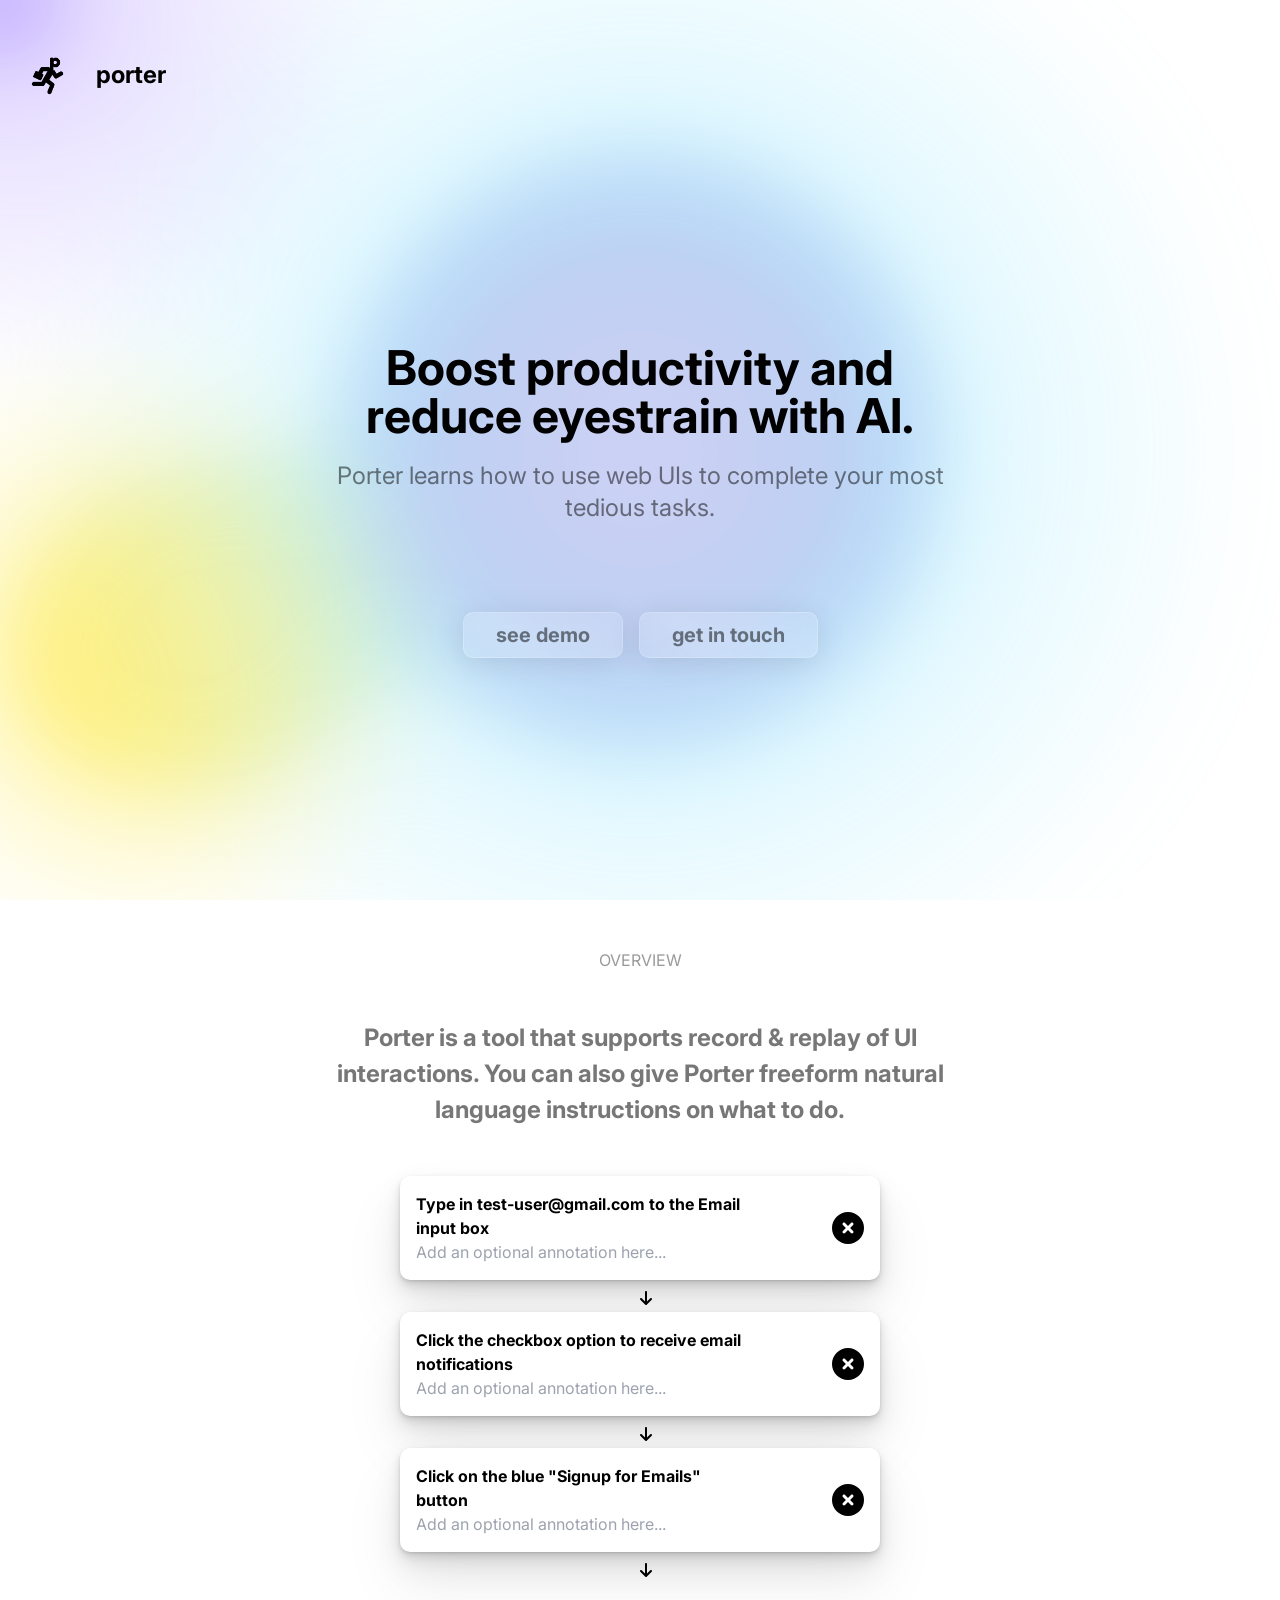
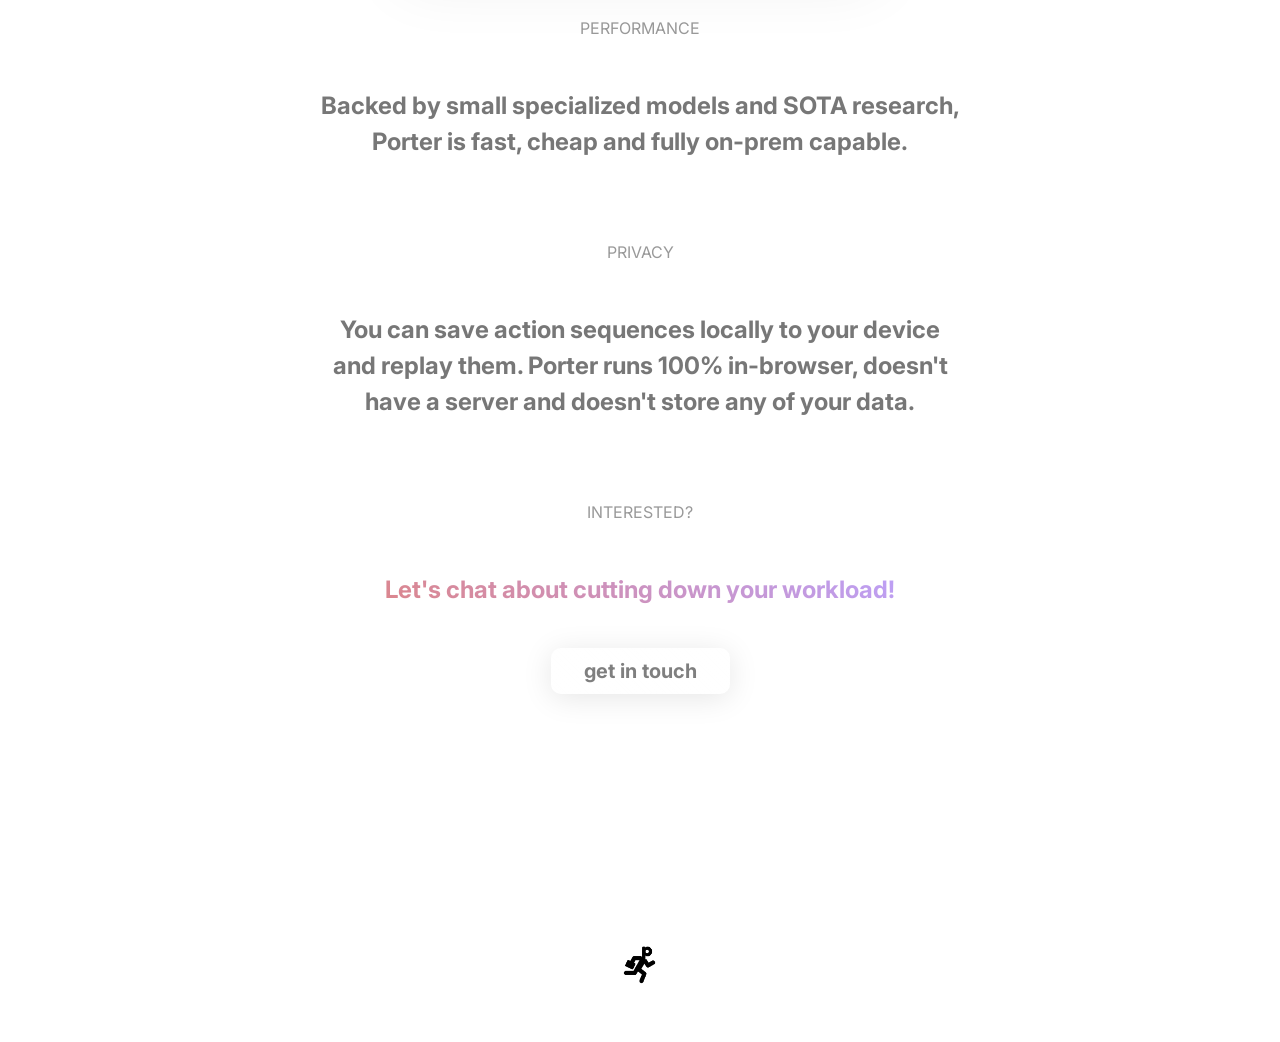
<file: index.html>
<!doctype html>
<html>
<head>
  <meta charset="UTF-8">
  <meta name="viewport" content="width=device-width, initial-scale=1.0">
  <link href="./css/output.css" rel="stylesheet" type="text/css">
  <link rel="icon" type="image/x-icon" href="./images/favicon.ico">
  <link rel="preconnect" href="https://fonts.googleapis.com">
  <link rel="preconnect" href="https://fonts.gstatic.com" crossorigin>
  <link href="https://fonts.googleapis.com/css2?family=Inter:wght@100..900&display=swap" rel="stylesheet">
</head>
<body>
    <div class="flex flex-col h-screen porter-intro">
        <div class="flex flex-row w-screen h-1/6 items-center">
            <span class="porter-logo px-12"></span>
            <span class="porter-logo-text text-2xl font-bold">porter</span>
        </div>
        <div class="flex flex-col items-center justify-center w-screen h-5/6">
            <span class="porter-text font-bold pb-5">Boost productivity and <br> reduce eyestrain with AI.</span>
            <span class="porter-subtext">Porter learns how to use web UIs to complete your most tedious tasks.</span>
            <div class="flex flex-row">
                <a class="porter-contact px-8 pb-2 pt-2 text-xl font-bold" href="https://www.youtube.com/watch?v=VQTqKsA9JeY" target="_blank">see demo</a>
                <a class="porter-contact px-8 pb-2 pt-2 text-xl font-bold" href="mailto:founders@porter.tools">get in touch</a>
            </div>
        </div>
        <div class="bg-color-gradient">
            <svg xmlns="http://www.w3.org/2000/svg">
              <defs>
                <filter id="goo">
                  <feGaussianBlur in="SourceGraphic" stdDeviation="10" result="blur" />
                  <feColorMatrix in="blur" mode="matrix" values="1 0 0 0 0  0 1 0 0 0  0 0 1 0 0  0 0 0 18 -8" result="goo" />
                  <feBlend in="SourceGraphic" in2="goo" />
                </filter>
              </defs>
            </svg>
            <div class="gradients-container">
              <div class="g1"></div>
              <div class="g2"></div>
              <div class="g3"></div>
              <div class="g4"></div>
              <div class="g5"></div>
              <div class="interactive"></div>
            </div>
        </div>
    </div>
    <div class="flex flex-col h-screen porter-overview">
        <span class="porter-section-header">Overview</span>
        <span class="porter-overview-text">Porter is a tool that supports record & replay of UI interactions. You can also give Porter freeform natural language instructions on what to do.</span>
        <div class="porter-action">
            <div class="porter-step-container">
                <span>
                    Type in test-user@gmail.com to the Email input box
                </span>
                <input type="text" placeholder="Add an optional annotation here..."></input>
            </div>
            <button class="porter-remove-step"></button>
        </div>
        <div class="porter-action">
            <div class="porter-step-container">
                <span>
                    Click the checkbox option to receive email notifications
                </span>
                <input type="text" placeholder="Add an optional annotation here..."></input>
            </div>
            <button class="porter-remove-step"></button>
        </div>
        <div class="porter-action">
            <div class="porter-step-container">
                <span>
                    Click on the blue "Signup for Emails" button
                </span>
                <input type="text" placeholder="Add an optional annotation here..."></input>
            </div>
            <button class="porter-remove-step"></button>
        </div>
        <span class="porter-section-header">Performance</span>
        <span class="porter-overview-text">
            Backed by small specialized models and SOTA research, Porter is fast, cheap and fully on-prem capable. 
        </span>
        <span class="porter-section-header">Privacy</span>
        <span class="porter-overview-text">
            You can save action sequences locally to your device and replay them. Porter runs 100% in-browser, doesn't have a server and doesn't store any of your data.
        </span>
        <span class="porter-section-header">Interested?</span>
        <span class="porter-overview-text ctoa">Let's chat about cutting down your workload!</span>
        <a class="porter-contact px-8 pb-2 pt-2 text-xl font-bold" href="mailto:founders@porter.tools">get in touch</a>
        <iframe src="https://discord.com/widget?id=1218245029475127297&theme=dark" width="350" height="500" allowtransparency="true" frameborder="0" sandbox="allow-popups allow-popups-to-escape-sandbox allow-same-origin allow-scripts"></iframe>
        <div class="porter-footer">
            <span class="porter-logo px-12"></span>
        </div>
    </div>
</body>
</html>
</file>
<file: css/output.css>
/*
! tailwindcss v3.2.4 | MIT License | https://tailwindcss.com
*/

/*
1. Prevent padding and border from affecting element width. (https://github.com/mozdevs/cssremedy/issues/4)
2. Allow adding a border to an element by just adding a border-width. (https://github.com/tailwindcss/tailwindcss/pull/116)
*/

*,
::before,
::after {
  box-sizing: border-box;
  /* 1 */
  border-width: 0;
  /* 2 */
  border-style: solid;
  /* 2 */
  border-color: #e5e7eb;
  /* 2 */
}

::before,
::after {
  --tw-content: '';
}

/*
1. Use a consistent sensible line-height in all browsers.
2. Prevent adjustments of font size after orientation changes in iOS.
3. Use a more readable tab size.
4. Use the user's configured `sans` font-family by default.
5. Use the user's configured `sans` font-feature-settings by default.
*/

html {
  line-height: 1.5;
  /* 1 */
  -webkit-text-size-adjust: 100%;
  /* 2 */
  -moz-tab-size: 4;
  /* 3 */
  -o-tab-size: 4;
     tab-size: 4;
  /* 3 */
  font-family: ui-sans-serif, system-ui, -apple-system, BlinkMacSystemFont, "Segoe UI", Roboto, "Helvetica Neue", Arial, "Noto Sans", sans-serif, "Apple Color Emoji", "Segoe UI Emoji", "Segoe UI Symbol", "Noto Color Emoji";
  /* 4 */
  font-feature-settings: normal;
  /* 5 */
}

/*
1. Remove the margin in all browsers.
2. Inherit line-height from `html` so users can set them as a class directly on the `html` element.
*/

body {
  margin: 0;
  /* 1 */
  line-height: inherit;
  /* 2 */
}

/*
1. Add the correct height in Firefox.
2. Correct the inheritance of border color in Firefox. (https://bugzilla.mozilla.org/show_bug.cgi?id=190655)
3. Ensure horizontal rules are visible by default.
*/

hr {
  height: 0;
  /* 1 */
  color: inherit;
  /* 2 */
  border-top-width: 1px;
  /* 3 */
}

/*
Add the correct text decoration in Chrome, Edge, and Safari.
*/

abbr:where([title]) {
  -webkit-text-decoration: underline dotted;
          text-decoration: underline dotted;
}

/*
Remove the default font size and weight for headings.
*/

h1,
h2,
h3,
h4,
h5,
h6 {
  font-size: inherit;
  font-weight: inherit;
}

/*
Reset links to optimize for opt-in styling instead of opt-out.
*/

a {
  color: inherit;
  text-decoration: inherit;
}

/*
Add the correct font weight in Edge and Safari.
*/

b,
strong {
  font-weight: bolder;
}

/*
1. Use the user's configured `mono` font family by default.
2. Correct the odd `em` font sizing in all browsers.
*/

code,
kbd,
samp,
pre {
  font-family: ui-monospace, SFMono-Regular, Menlo, Monaco, Consolas, "Liberation Mono", "Courier New", monospace;
  /* 1 */
  font-size: 1em;
  /* 2 */
}

/*
Add the correct font size in all browsers.
*/

small {
  font-size: 80%;
}

/*
Prevent `sub` and `sup` elements from affecting the line height in all browsers.
*/

sub,
sup {
  font-size: 75%;
  line-height: 0;
  position: relative;
  vertical-align: baseline;
}

sub {
  bottom: -0.25em;
}

sup {
  top: -0.5em;
}

/*
1. Remove text indentation from table contents in Chrome and Safari. (https://bugs.chromium.org/p/chromium/issues/detail?id=999088, https://bugs.webkit.org/show_bug.cgi?id=201297)
2. Correct table border color inheritance in all Chrome and Safari. (https://bugs.chromium.org/p/chromium/issues/detail?id=935729, https://bugs.webkit.org/show_bug.cgi?id=195016)
3. Remove gaps between table borders by default.
*/

table {
  text-indent: 0;
  /* 1 */
  border-color: inherit;
  /* 2 */
  border-collapse: collapse;
  /* 3 */
}

/*
1. Change the font styles in all browsers.
2. Remove the margin in Firefox and Safari.
3. Remove default padding in all browsers.
*/

button,
input,
optgroup,
select,
textarea {
  font-family: inherit;
  /* 1 */
  font-size: 100%;
  /* 1 */
  font-weight: inherit;
  /* 1 */
  line-height: inherit;
  /* 1 */
  color: inherit;
  /* 1 */
  margin: 0;
  /* 2 */
  padding: 0;
  /* 3 */
}

/*
Remove the inheritance of text transform in Edge and Firefox.
*/

button,
select {
  text-transform: none;
}

/*
1. Correct the inability to style clickable types in iOS and Safari.
2. Remove default button styles.
*/

button,
[type='button'],
[type='reset'],
[type='submit'] {
  -webkit-appearance: button;
  /* 1 */
  background-color: transparent;
  /* 2 */
  background-image: none;
  /* 2 */
}

/*
Use the modern Firefox focus style for all focusable elements.
*/

:-moz-focusring {
  outline: auto;
}

/*
Remove the additional `:invalid` styles in Firefox. (https://github.com/mozilla/gecko-dev/blob/2f9eacd9d3d995c937b4251a5557d95d494c9be1/layout/style/res/forms.css#L728-L737)
*/

:-moz-ui-invalid {
  box-shadow: none;
}

/*
Add the correct vertical alignment in Chrome and Firefox.
*/

progress {
  vertical-align: baseline;
}

/*
Correct the cursor style of increment and decrement buttons in Safari.
*/

::-webkit-inner-spin-button,
::-webkit-outer-spin-button {
  height: auto;
}

/*
1. Correct the odd appearance in Chrome and Safari.
2. Correct the outline style in Safari.
*/

[type='search'] {
  -webkit-appearance: textfield;
  /* 1 */
  outline-offset: -2px;
  /* 2 */
}

/*
Remove the inner padding in Chrome and Safari on macOS.
*/

::-webkit-search-decoration {
  -webkit-appearance: none;
}

/*
1. Correct the inability to style clickable types in iOS and Safari.
2. Change font properties to `inherit` in Safari.
*/

::-webkit-file-upload-button {
  -webkit-appearance: button;
  /* 1 */
  font: inherit;
  /* 2 */
}

/*
Add the correct display in Chrome and Safari.
*/

summary {
  display: list-item;
}

/*
Removes the default spacing and border for appropriate elements.
*/

blockquote,
dl,
dd,
h1,
h2,
h3,
h4,
h5,
h6,
hr,
figure,
p,
pre {
  margin: 0;
}

fieldset {
  margin: 0;
  padding: 0;
}

legend {
  padding: 0;
}

ol,
ul,
menu {
  list-style: none;
  margin: 0;
  padding: 0;
}

/*
Prevent resizing textareas horizontally by default.
*/

textarea {
  resize: vertical;
}

/*
1. Reset the default placeholder opacity in Firefox. (https://github.com/tailwindlabs/tailwindcss/issues/3300)
2. Set the default placeholder color to the user's configured gray 400 color.
*/

input::-moz-placeholder, textarea::-moz-placeholder {
  opacity: 1;
  /* 1 */
  color: #9ca3af;
  /* 2 */
}

input::placeholder,
textarea::placeholder {
  opacity: 1;
  /* 1 */
  color: #9ca3af;
  /* 2 */
}

/*
Set the default cursor for buttons.
*/

button,
[role="button"] {
  cursor: pointer;
}

/*
Make sure disabled buttons don't get the pointer cursor.
*/

:disabled {
  cursor: default;
}

/*
1. Make replaced elements `display: block` by default. (https://github.com/mozdevs/cssremedy/issues/14)
2. Add `vertical-align: middle` to align replaced elements more sensibly by default. (https://github.com/jensimmons/cssremedy/issues/14#issuecomment-634934210)
   This can trigger a poorly considered lint error in some tools but is included by design.
*/

img,
svg,
video,
canvas,
audio,
iframe,
embed,
object {
  display: block;
  /* 1 */
  vertical-align: middle;
  /* 2 */
}

/*
Constrain images and videos to the parent width and preserve their intrinsic aspect ratio. (https://github.com/mozdevs/cssremedy/issues/14)
*/

img,
video {
  max-width: 100%;
  height: auto;
}

/* Make elements with the HTML hidden attribute stay hidden by default */

[hidden] {
  display: none;
}

*, ::before, ::after {
  --tw-border-spacing-x: 0;
  --tw-border-spacing-y: 0;
  --tw-translate-x: 0;
  --tw-translate-y: 0;
  --tw-rotate: 0;
  --tw-skew-x: 0;
  --tw-skew-y: 0;
  --tw-scale-x: 1;
  --tw-scale-y: 1;
  --tw-pan-x:  ;
  --tw-pan-y:  ;
  --tw-pinch-zoom:  ;
  --tw-scroll-snap-strictness: proximity;
  --tw-ordinal:  ;
  --tw-slashed-zero:  ;
  --tw-numeric-figure:  ;
  --tw-numeric-spacing:  ;
  --tw-numeric-fraction:  ;
  --tw-ring-inset:  ;
  --tw-ring-offset-width: 0px;
  --tw-ring-offset-color: #fff;
  --tw-ring-color: rgb(59 130 246 / 0.5);
  --tw-ring-offset-shadow: 0 0 #0000;
  --tw-ring-shadow: 0 0 #0000;
  --tw-shadow: 0 0 #0000;
  --tw-shadow-colored: 0 0 #0000;
  --tw-blur:  ;
  --tw-brightness:  ;
  --tw-contrast:  ;
  --tw-grayscale:  ;
  --tw-hue-rotate:  ;
  --tw-invert:  ;
  --tw-saturate:  ;
  --tw-sepia:  ;
  --tw-drop-shadow:  ;
  --tw-backdrop-blur:  ;
  --tw-backdrop-brightness:  ;
  --tw-backdrop-contrast:  ;
  --tw-backdrop-grayscale:  ;
  --tw-backdrop-hue-rotate:  ;
  --tw-backdrop-invert:  ;
  --tw-backdrop-opacity:  ;
  --tw-backdrop-saturate:  ;
  --tw-backdrop-sepia:  ;
}

::backdrop {
  --tw-border-spacing-x: 0;
  --tw-border-spacing-y: 0;
  --tw-translate-x: 0;
  --tw-translate-y: 0;
  --tw-rotate: 0;
  --tw-skew-x: 0;
  --tw-skew-y: 0;
  --tw-scale-x: 1;
  --tw-scale-y: 1;
  --tw-pan-x:  ;
  --tw-pan-y:  ;
  --tw-pinch-zoom:  ;
  --tw-scroll-snap-strictness: proximity;
  --tw-ordinal:  ;
  --tw-slashed-zero:  ;
  --tw-numeric-figure:  ;
  --tw-numeric-spacing:  ;
  --tw-numeric-fraction:  ;
  --tw-ring-inset:  ;
  --tw-ring-offset-width: 0px;
  --tw-ring-offset-color: #fff;
  --tw-ring-color: rgb(59 130 246 / 0.5);
  --tw-ring-offset-shadow: 0 0 #0000;
  --tw-ring-shadow: 0 0 #0000;
  --tw-shadow: 0 0 #0000;
  --tw-shadow-colored: 0 0 #0000;
  --tw-blur:  ;
  --tw-brightness:  ;
  --tw-contrast:  ;
  --tw-grayscale:  ;
  --tw-hue-rotate:  ;
  --tw-invert:  ;
  --tw-saturate:  ;
  --tw-sepia:  ;
  --tw-drop-shadow:  ;
  --tw-backdrop-blur:  ;
  --tw-backdrop-brightness:  ;
  --tw-backdrop-contrast:  ;
  --tw-backdrop-grayscale:  ;
  --tw-backdrop-hue-rotate:  ;
  --tw-backdrop-invert:  ;
  --tw-backdrop-opacity:  ;
  --tw-backdrop-saturate:  ;
  --tw-backdrop-sepia:  ;
}

.visible {
  visibility: visible;
}

.collapse {
  visibility: collapse;
}

.absolute {
  position: absolute;
}

.relative {
  position: relative;
}

.block {
  display: block;
}

.flex {
  display: flex;
}

.table {
  display: table;
}

.contents {
  display: contents;
}

.hidden {
  display: none;
}

.h-screen {
  height: 100vh;
}

.h-1\/6 {
  height: 16.666667%;
}

.h-5\/6 {
  height: 83.333333%;
}

.h-1 {
  height: 0.25rem;
}

.h-5 {
  height: 1.25rem;
}

.w-screen {
  width: 100vw;
}

.border-collapse {
  border-collapse: collapse;
}

.transform {
  transform: translate(var(--tw-translate-x), var(--tw-translate-y)) rotate(var(--tw-rotate)) skewX(var(--tw-skew-x)) skewY(var(--tw-skew-y)) scaleX(var(--tw-scale-x)) scaleY(var(--tw-scale-y));
}

.resize {
  resize: both;
}

.flex-row {
  flex-direction: row;
}

.flex-col {
  flex-direction: column;
}

.items-center {
  align-items: center;
}

.justify-center {
  justify-content: center;
}

.border {
  border-width: 1px;
}

.px-12 {
  padding-left: 3rem;
  padding-right: 3rem;
}

.px-8 {
  padding-left: 2rem;
  padding-right: 2rem;
}

.pb-5 {
  padding-bottom: 1.25rem;
}

.pb-2 {
  padding-bottom: 0.5rem;
}

.pt-2 {
  padding-top: 0.5rem;
}

.text-2xl {
  font-size: 1.5rem;
  line-height: 2rem;
}

.text-xl {
  font-size: 1.25rem;
  line-height: 1.75rem;
}

.text-5xl {
  font-size: 3rem;
  line-height: 1;
}

.font-bold {
  font-weight: 700;
}

.uppercase {
  text-transform: uppercase;
}

.underline {
  text-decoration-line: underline;
}

.outline {
  outline-style: solid;
}

.ring {
  --tw-ring-offset-shadow: var(--tw-ring-inset) 0 0 0 var(--tw-ring-offset-width) var(--tw-ring-offset-color);
  --tw-ring-shadow: var(--tw-ring-inset) 0 0 0 calc(3px + var(--tw-ring-offset-width)) var(--tw-ring-color);
  box-shadow: var(--tw-ring-offset-shadow), var(--tw-ring-shadow), var(--tw-shadow, 0 0 #0000);
}

.blur {
  --tw-blur: blur(8px);
  filter: var(--tw-blur) var(--tw-brightness) var(--tw-contrast) var(--tw-grayscale) var(--tw-hue-rotate) var(--tw-invert) var(--tw-saturate) var(--tw-sepia) var(--tw-drop-shadow);
}

.drop-shadow {
  --tw-drop-shadow: drop-shadow(0 1px 2px rgb(0 0 0 / 0.1)) drop-shadow(0 1px 1px rgb(0 0 0 / 0.06));
  filter: var(--tw-blur) var(--tw-brightness) var(--tw-contrast) var(--tw-grayscale) var(--tw-hue-rotate) var(--tw-invert) var(--tw-saturate) var(--tw-sepia) var(--tw-drop-shadow);
}

.filter {
  filter: var(--tw-blur) var(--tw-brightness) var(--tw-contrast) var(--tw-grayscale) var(--tw-hue-rotate) var(--tw-invert) var(--tw-saturate) var(--tw-sepia) var(--tw-drop-shadow);
}

.backdrop-filter {
  -webkit-backdrop-filter: var(--tw-backdrop-blur) var(--tw-backdrop-brightness) var(--tw-backdrop-contrast) var(--tw-backdrop-grayscale) var(--tw-backdrop-hue-rotate) var(--tw-backdrop-invert) var(--tw-backdrop-opacity) var(--tw-backdrop-saturate) var(--tw-backdrop-sepia);
          backdrop-filter: var(--tw-backdrop-blur) var(--tw-backdrop-brightness) var(--tw-backdrop-contrast) var(--tw-backdrop-grayscale) var(--tw-backdrop-hue-rotate) var(--tw-backdrop-invert) var(--tw-backdrop-opacity) var(--tw-backdrop-saturate) var(--tw-backdrop-sepia);
}

.transition {
  transition-property: color, background-color, border-color, text-decoration-color, fill, stroke, opacity, box-shadow, transform, filter, -webkit-backdrop-filter;
  transition-property: color, background-color, border-color, text-decoration-color, fill, stroke, opacity, box-shadow, transform, filter, backdrop-filter;
  transition-property: color, background-color, border-color, text-decoration-color, fill, stroke, opacity, box-shadow, transform, filter, backdrop-filter, -webkit-backdrop-filter;
  transition-timing-function: cubic-bezier(0.4, 0, 0.2, 1);
  transition-duration: 150ms;
}

@media (max-width: 640px) {
  .porter-text {
    font-size: 2.5rem;
    line-height: 2.75rem;
  }

  .porter-subtext {
    font-size: 1.25rem;
    line-height: 1.75rem;
  }
}

@media (min-width: 641px) {
  .porter-text {
    font-size: 3rem;
    line-height: 1;
  }

  .porter-subtext {
    font-size: 1.5rem;
    line-height: 2rem;
  }
}

.porter-text {
  text-align: center;
  margin-left: 1rem;
  margin-right: 1rem;
  color: #010101;
  /* background-image: linear-gradient(217deg, #5db5e7 15%, #E37D7D 40%, #DEA9A9 70%, #D9D9D9); */
  /* background-size: 100%;
    -webkit-background-clip: text;
    -moz-background-clip: text;
    -webkit-text-fill-color: transparent; 
    -moz-text-fill-color: transparent; */
}

.ctoa {
  background-image: linear-gradient(217deg, rgba(140, 100, 255, 0.6), rgba(200, 50, 50, 0.6));
  background-size: 100%;
  -webkit-background-clip: text;
  -moz-background-clip: text;
  -webkit-text-fill-color: transparent;
  -moz-text-fill-color: transparent;
}

.porter-subtext {
  text-align: center;
  margin-left: 1rem;
  margin-right: 1rem;
  padding-bottom: 5rem;
  color: rgba(0, 0, 0, 0.5);
  max-width: 50%;
  overflow-wrap: break-word;
}

.porter-overview {
  align-items: center;
}

/* @font-face {
    font-family: "Neuzeit S Bold";
    src: url("../fonts/NeuzeitSLTStd-BookHeavy.eot");
    src: url("../fonts/NeuzeitSLTStd-BookHeavy.eot?#iefix")
        format("embedded-opentype"),
        url("../fonts/NeuzeitSLTStd-BookHeavy.woff2") format("woff2"),
        url("../fonts/NeuzeitSLTStd-BookHeavy.woff") format("woff"),
        url("../fonts/NeuzeitSLTStd-BookHeavy.ttf") format("truetype"),
        url("../fonts/NeuzeitSLTStd-BookHeavy.svg#NeuzeitSLTStd-BookHeavy")
        format("svg");
    font-weight: 900;
    font-style: normal;
    font-display: swap;
}

@font-face {
    font-family: "Neuzeit S Book";
    src: url("../fonts/NeuzeitSLTStd-Book.eot");
    src: url("../fonts/NeuzeitSLTStd-Book.eot?#iefix") format("embedded-opentype"),
        url("../fonts/NeuzeitSLTStd-Book.woff2") format("woff2"),
        url("../fonts/NeuzeitSLTStd-Book.woff") format("woff"),
        url("../fonts/NeuzeitSLTStd-Book.ttf") format("truetype"),
        url("../fonts/NeuzeitSLTStd-Book.svg#NeuzeitSLTStd-Book") format("svg");
    font-weight: normal;
    font-style: normal;
    font-display: swap;
} */

html, body {
  font-family: 'Inter', Helvetica, Arial, sans-serif !important;
}

.porter-logo {
  background-image: url('../images/porter_logo.png');
  background-size: contain;
  background-position: center center;
  background-repeat: no-repeat;
  width: 3rem;
  height: 3rem;
  display: inline-block;
  /* opacity: 0.5; */
}

/* .porter-logo-text {
    color: rgba(0, 0, 0, 0.5);
} */

.porter-contact {
  background: linear-gradient(
        45deg,
        rgba(255, 255, 255, .1),
        rgba(255, 255, 255, .2), 70%, 
        rgba(255, 255, 255, .1)
    );
  border: 1px solid rgba(255,255,255,0.2);
  -webkit-backdrop-filter: blur(10px);
          backdrop-filter: blur(10px);
  color: rgba(0,0,0,0.5);
  border-radius: 10px;
  margin: 0.5rem 0.5rem 3rem 0.5rem;
  transition: 0.5s all ease-in-out;
  box-shadow: 0 4px 30px rgba(0, 0, 0, 0.1);
}

.porter-contact:hover {
  background-color: rgba(255,255,255,0.3);
  border: 1px solid rgba(255,255,255,0.4);
  box-shadow: 0 4px 30px rgba(0, 0, 0, 0.2);
}

.bg-color-gradient {
  width: 100vw;
  height: 100vh;
  display: flex;
  position: absolute;
  top: 0;
  left: 0;
  justify-content: center;
  align-items: center;
  overflow: hidden;
  opacity: 0.5;
  z-index: -1;
}

@keyframes moveInCircle {
  0% {
    transform: rotate(0deg);
  }

  50% {
    transform: rotate(180deg);
  }

  100% {
    transform: rotate(360deg);
  }
}

@keyframes moveVertical {
  0% {
    transform: translateY(-50%);
  }

  50% {
    transform: translateY(50%);
  }

  100% {
    transform: translateY(-50%);
  }
}

@keyframes moveHorizontal {
  0% {
    transform: translateX(-50%) translateY(-10%);
  }

  50% {
    transform: translateX(50%) translateY(10%);
  }

  100% {
    transform: translateX(-50%) translateY(-10%);
  }
}

svg {
  display: none;
}

.gradient-bg {
  width: 100vw;
  height: 100vh;
  position: relative;
  overflow: hidden;
  background: linear-gradient(40deg, rgb(108, 0, 162), rgb(108, 0, 162));
  top: 0;
  left: 0;
}

.gradients-container {
  filter: url(#goo) blur(40px) ;
  width: 100%;
  height: 100%;
}

.g1 {
  position: absolute;
  background: radial-gradient(circle at center, rgba(18, 113, 255, 0.8) 0, rgba(18, 113, 255, 0) 50%) no-repeat;
  mix-blend-mode: hard-light;
  width: 80%;
  height: 80%;
  top: calc(50% - 80% / 2);
  left: calc(50% - 80% / 2);
  transform-origin: center center;
  animation: moveVertical 30s ease infinite;
  opacity: 1;
}

.g2 {
  position: absolute;
  background: radial-gradient(circle at center, rgba(221, 74, 255, 0.8) 0, rgba(221, 74, 255, 0) 50%) no-repeat;
  mix-blend-mode: hard-light;
  width: 80%;
  height: 80%;
  top: calc(50% - 80% / 2);
  left: calc(50% - 80% / 2);
  transform-origin: calc(50% - 400px);
  animation: moveInCircle 20s reverse infinite;
  opacity: 1;
}

.g3 {
  position: absolute;
  background: radial-gradient(circle at center, rgba(255, 225, 0, 0.8) 0, rgba(255, 225, 0, 0) 50%) no-repeat;
  mix-blend-mode: hard-light;
  width: 80%;
  height: 80%;
  top: calc(50% - 80% / 2 + 200px);
  left: calc(50% - 80% / 2 - 500px);
  transform-origin: calc(50% + 400px);
  animation: moveInCircle 40s linear infinite;
  opacity: 1;
}

.g4 {
  position: absolute;
  background: radial-gradient(circle at center, rgba(200, 50, 50, 0.8) 0, rgba(200, 50, 50, 0) 50%) no-repeat;
  mix-blend-mode: hard-light;
  width: 80%;
  height: 80%;
  top: calc(50% - 80% / 2);
  left: calc(50% - 80% / 2);
  transform-origin: calc(50% - 200px);
  animation: moveHorizontal 40s ease infinite;
  opacity: 0.7;
}

.g5 {
  position: absolute;
  background: radial-gradient(circle at center, rgba(100, 220, 255, 0.8) 0, rgba(100, 220, 255, 0) 50%) no-repeat;
  mix-blend-mode: hard-light;
  width: calc(80% * 2);
  height: calc(80% * 2);
  top: calc(50% - 80%);
  left: calc(50% - 80%);
  transform-origin: calc(50% - 800px) calc(50% + 200px);
  animation: moveInCircle 20s ease infinite;
  opacity: 1;
}

.interactive {
  position: absolute;
  background: radial-gradient(circle at center, rgba(140, 100, 255, 0.8) 0, rgba(140, 100, 255, 0) 50%) no-repeat;
  mix-blend-mode: hard-light;
  width: 100%;
  height: 100%;
  top: -50%;
  left: -50%;
  opacity: 0.7;
}

@keyframes rotate {
  0% {
    transform: rotate(0deg);
  }

  100% {
    transform: rotate(360deg);
  }
}

.porter-intro {
  overflow: hidden;
}

.porter-action {
  position: relative;
  width: 30rem;
  height: 10rem;
  border-radius: 10px;
  background: #fff;
  box-shadow: rgba(0, 0, 0, 0.07) 0px 1px 2px, rgba(0, 0, 0, 0.07) 0px 2px 4px, rgba(0, 0, 0, 0.07) 0px 4px 8px, rgba(0, 0, 0, 0.07) 0px 8px 16px, rgba(0, 0, 0, 0.07) 0px 16px 32px, rgba(0, 0, 0, 0.07) 0px 32px 64px;
  padding: 1rem;
  margin: 1rem 0 !important;
  display: flex;
  align-items: center;
  justify-content: space-between;
  flex-direction: row;
  flex: initial !important;
}

.porter-action:after {
  position: absolute;
  content: "";
  left: 50%;
  top: calc(100% + 0.5rem);
  content: url("data:image/svg+xml,%3Csvg xmlns='http://www.w3.org/2000/svg' height='16' width='12' viewBox='0 0 384 512'%3E%3C!--!Font Awesome Free 6.5.1 by @fontawesome - https://fontawesome.com License - https://fontawesome.com/license/free Copyright 2024 Fonticons, Inc.--%3E%3Cpath d='M169.4 470.6c12.5 12.5 32.8 12.5 45.3 0l160-160c12.5-12.5 12.5-32.8 0-45.3s-32.8-12.5-45.3 0L224 370.8 224 64c0-17.7-14.3-32-32-32s-32 14.3-32 32l0 306.7L54.6 265.4c-12.5-12.5-32.8-12.5-45.3 0s-12.5 32.8 0 45.3l160 160z'/%3E%3C/svg%3E ");
  width: 1rem;
  height: 1rem;
}

.porter-step-container {
  width: 75%;
  max-width: 75%;
  display: flex;
  flex-direction: column;
}

.porter-step-container span {
  overflow-wrap: break-word;
  font-weight: 700;
}

.porter-step-container input {
  border-radius: 10px;
  margin-right: 0.25rem;
}

.porter-step-container {
  width: 75%;
  max-width: 75%;
  display: flex;
  flex-direction: column;
}

.porter-step-container span {
  overflow-wrap: break-word;
}

.porter-remove-step {
  background-image: url("data:image/svg+xml,%3Csvg xmlns='http://www.w3.org/2000/svg' viewBox='0 0 512 512'%3E%3C!--!Font Awesome Free 6.5.1 by @fontawesome - https://fontawesome.com License - https://fontawesome.com/license/free Copyright 2024 Fonticons, Inc.--%3E%3Cpath d='M256 512A256 256 0 1 0 256 0a256 256 0 1 0 0 512zM175 175c9.4-9.4 24.6-9.4 33.9 0l47 47 47-47c9.4-9.4 24.6-9.4 33.9 0s9.4 24.6 0 33.9l-47 47 47 47c9.4 9.4 9.4 24.6 0 33.9s-24.6 9.4-33.9 0l-47-47-47 47c-9.4 9.4-24.6 9.4-33.9 0s-9.4-24.6 0-33.9l47-47-47-47c-9.4-9.4-9.4-24.6 0-33.9z'/%3E%3C/svg%3E");
  height: 2rem;
  width: 2rem;
  background-size: 100% 100%;
  background-repeat: no-repeat;
  background-position: center;
  border: 0;
  background-color: rgba(0, 0, 0, 0);
}

.porter-section-header {
  text-transform: uppercase;
  color: #999;
  font-size: 1rem;
  font-weight: 400;
  padding-top: 3rem;
  padding-bottom: 1rem;
}

.porter-overview-text {
  color: #777;
  font-weight: 700;
  font-size: 1.5rem;
  max-width: 50%;
  overflow-wrap: break-word;
  padding: 2rem 0;
  text-align: center;
}

.porter-footer {
  padding: 3rem 0;
}
</file>
